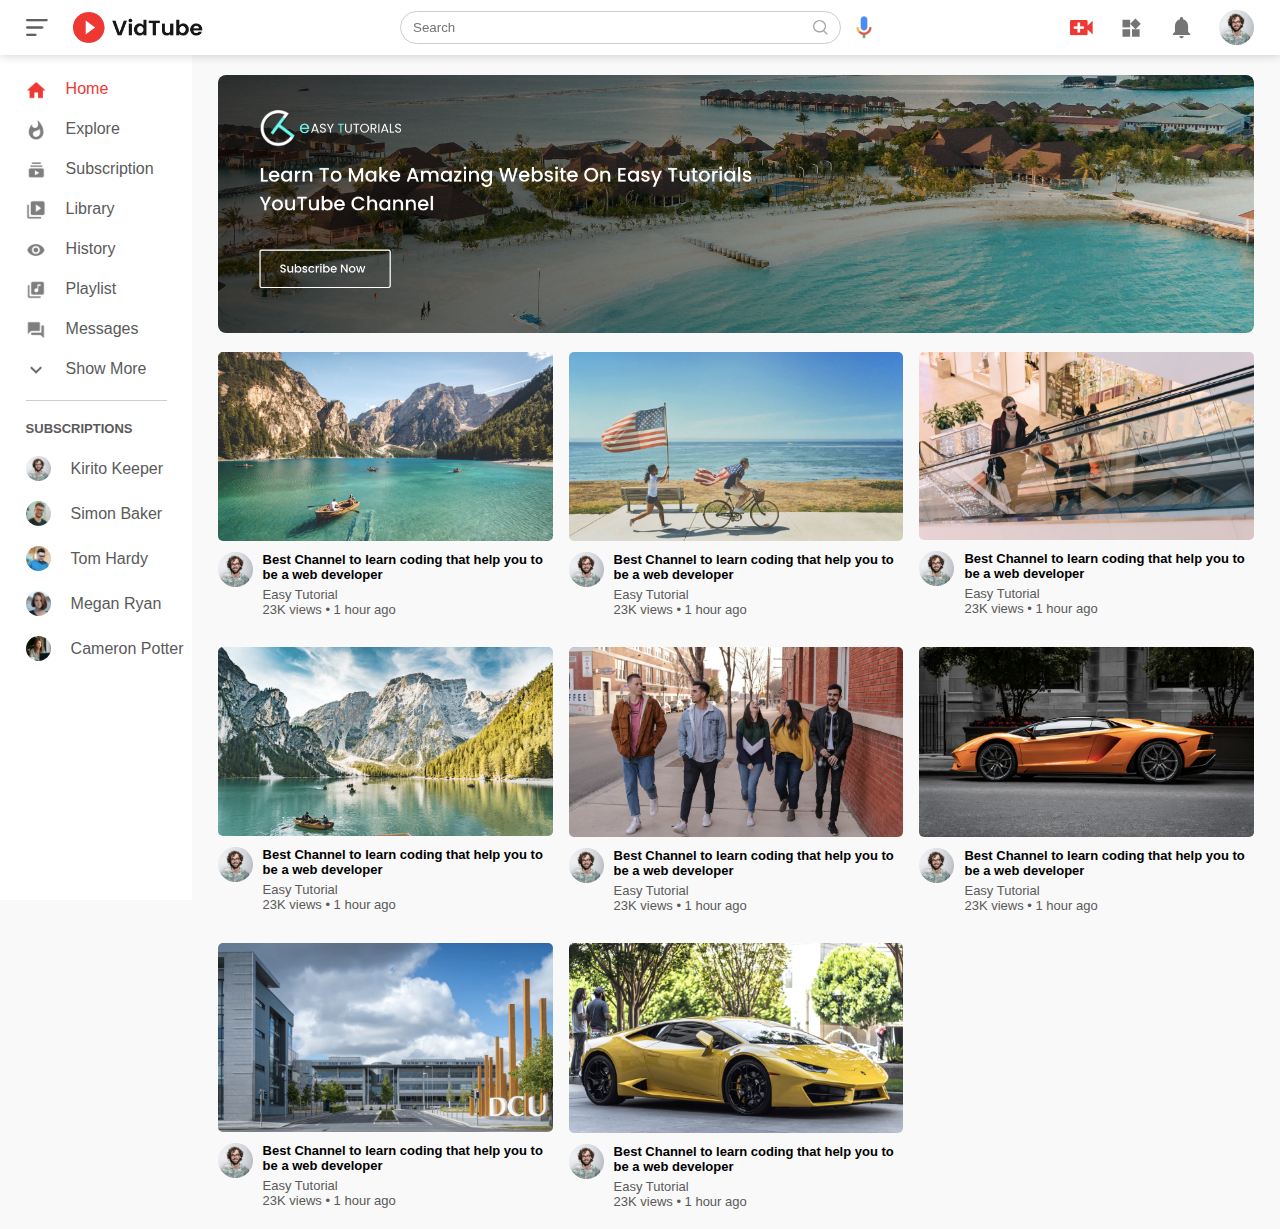
<file: youtube clone/index.html>
<!DOCTYPE html>
<html lang="en">
<head>
    <meta charset="UTF-8">
    <meta http-equiv="X-UA-Compatible" content="IE=edge">
    <meta name="viewport" content="width=device-width, initial-scale=1.0">
    <link rel="stylesheet" href="assets/css/style.css">
    <title>YouTube Clone</title>
</head>
<body>
    <!-- Navbar  -->
    <nav class="flex-div">
        <div class="nav-left flex-div">
            <img src="assets/images/img/menu.png" alt="menu" class="menu-icon">
            <img src="assets/images/img/logo.png" alt="logo" class="logo">
        </div>
        <div class="nav-middle flex-div">
            <div class="search-box flex-div">
                <input type="text" placeholder="Search">
                <img src="assets/images/img/search.png" alt="">
            </div>
            <img src="assets/images/img/voice-search.png" class="mic-icon" alt="">
        </div>
        <div class="nav-right flex-div">
            <img src="assets/images/img/upload.png" alt="" srcset="">
            <img src="assets/images/img/more.png" alt="" srcset="">
            <img src="assets/images/img/notification.png" alt="" srcset="">
            <img src="assets/images/img/Jack.png" class="user-icon" alt="" srcset="">
        </div>
    </nav>
    <!-- Sidebar -->
    <div class="sidebar">
        <div class="shortcut-links">
            <a href="" class="active"><img src="assets/images/img/home.png" alt=""><p>Home</p></a>
            <a href=""><img src="assets/images/img/explore.png" alt=""><p>Explore</p></a>
            <a href=""><img src="assets/images/img/subscriprion.png" alt=""><p>Subscription</p></a>
            
            <a href=""><img src="assets/images/img/library.png" alt=""><p>Library</p></a>
            <a href=""><img src="assets/images/img/history.png" alt=""><p>History</p></a>
            <a href=""><img src="assets/images/img/playlist.png" alt=""><p>Playlist</p></a>
            <a href=""><img src="assets/images/img/messages.png" alt=""><p>Messages</p></a>
            <a href=""><img src="assets/images/img/show-more.png" alt=""><p>Show More</p></a>
            <hr>
        </div>
        <div class="subscribed-list">
            <h3>SUBSCRIPTIONS</h3>
            <a href=""><img src="assets/images/img/Jack.png" alt=""><p>Kirito Keeper</p></a>
            <a href=""><img src="assets/images/img/simon.png" alt=""><p>Simon Baker</p></a>
            <a href=""><img src="assets/images/img/tom.png" alt=""><p>Tom Hardy</p></a>
            <a href=""><img src="assets/images/img/megan.png" alt=""><p>Megan Ryan</p></a>
            <a href=""><img src="assets/images/img/cameron.png" alt=""><p>Cameron Potter</p></a>
        </div>
    </div>
    <!--------------- MAin -------------->
    <div class="main-container">
        <div class="banner">
            <img src="assets/images/img/banner.png" alt="">
        </div>
        <div class="list-container">
            <div class="vid-list">
                <a href="play-video.html"><img src="assets/images/img/thumbnail1.png" alt="" class="thumbnail"></a>
                <div class="flex-div">
                    <img src="assets/images/img/Jack.png" alt="" class="profile-image">
                    <div class="vid-info">
                        <a href="play-video.html" class="vid-title">Best Channel to learn coding that help you to be a web developer</a>
                        <p class="channel-name">Easy Tutorial</p>
                        <p class="views-time">23K views &bull; 1 hour ago</p>
                    </div>
                </div>
            </div>
            <div class="vid-list">
                <a href=""><img src="assets/images/img/thumbnail2.png" alt="" class="thumbnail"></a>
                <div class="flex-div">
                    <img src="assets/images/img/Jack.png" alt="" class="profile-image">
                    <div class="vid-info">
                        <a href="" class="vid-title">Best Channel to learn coding that help you to be a web developer</a>
                        <p class="channel-name">Easy Tutorial</p>
                        <p class="views-time">23K views &bull; 1 hour ago</p>
                    </div>
                </div>
            </div>
            <div class="vid-list">
                <a href=""><img src="assets/images/img/thumbnail3.png" alt="" class="thumbnail"></a>
                <div class="flex-div">
                    <img src="assets/images/img/Jack.png" alt="" class="profile-image">
                    <div class="vid-info">
                        <a href="" class="vid-title">Best Channel to learn coding that help you to be a web developer</a>
                        <p class="channel-name">Easy Tutorial</p>
                        <p class="views-time">23K views &bull; 1 hour ago</p>
                    </div>
                </div>
            </div>
            <div class="vid-list">
                <a href=""><img src="assets/images/img/thumbnail4.png" alt="" class="thumbnail"></a>
                <div class="flex-div">
                    <img src="assets/images/img/Jack.png" alt="" class="profile-image">
                    <div class="vid-info">
                        <a href="" class="vid-title">Best Channel to learn coding that help you to be a web developer</a>
                        <p class="channel-name">Easy Tutorial</p>
                        <p class="views-time">23K views &bull; 1 hour ago</p>
                    </div>
                </div>
            </div>
            <div class="vid-list">
                <a href=""><img src="assets/images/img/thumbnail5.png" alt="" class="thumbnail"></a>
                <div class="flex-div">
                    <img src="assets/images/img/Jack.png" alt="" class="profile-image">
                    <div class="vid-info">
                        <a href="" class="vid-title">Best Channel to learn coding that help you to be a web developer</a>
                        <p class="channel-name">Easy Tutorial</p>
                        <p class="views-time">23K views &bull; 1 hour ago</p>
                    </div>
                </div>
            </div>
            <div class="vid-list">
                <a href=""><img src="assets/images/img/thumbnail6.png" alt="" class="thumbnail"></a>
                <div class="flex-div">
                    <img src="assets/images/img/Jack.png" alt="" class="profile-image">
                    <div class="vid-info">
                        <a href="" class="vid-title">Best Channel to learn coding that help you to be a web developer</a>
                        <p class="channel-name">Easy Tutorial</p>
                        <p class="views-time">23K views &bull; 1 hour ago</p>
                    </div>
                </div>
            </div>
            <div class="vid-list">
                <a href=""><img src="assets/images/img/thumbnail7.png" alt="" class="thumbnail"></a>
                <div class="flex-div">
                    <img src="assets/images/img/Jack.png" alt="" class="profile-image">
                    <div class="vid-info">
                        <a href="" class="vid-title">Best Channel to learn coding that help you to be a web developer</a>
                        <p class="channel-name">Easy Tutorial</p>
                        <p class="views-time">23K views &bull; 1 hour ago</p>
                    </div>
                </div>
            </div>
            <div class="vid-list">
                <a href=""><img src="assets/images/img/thumbnail8.png" alt="" class="thumbnail"></a>
                <div class="flex-div">
                    <img src="assets/images/img/Jack.png" alt="" class="profile-image">
                    <div class="vid-info">
                        <a href="" class="vid-title">Best Channel to learn coding that help you to be a web developer</a>
                        <p class="channel-name">Easy Tutorial</p>
                        <p class="views-time">23K views &bull; 1 hour ago</p>
                    </div>
                </div>
            </div>
        </div>
    </div>


    <script type="text/javascript" src="assets/js/script.js"></script>
</body>
</html>
</file>
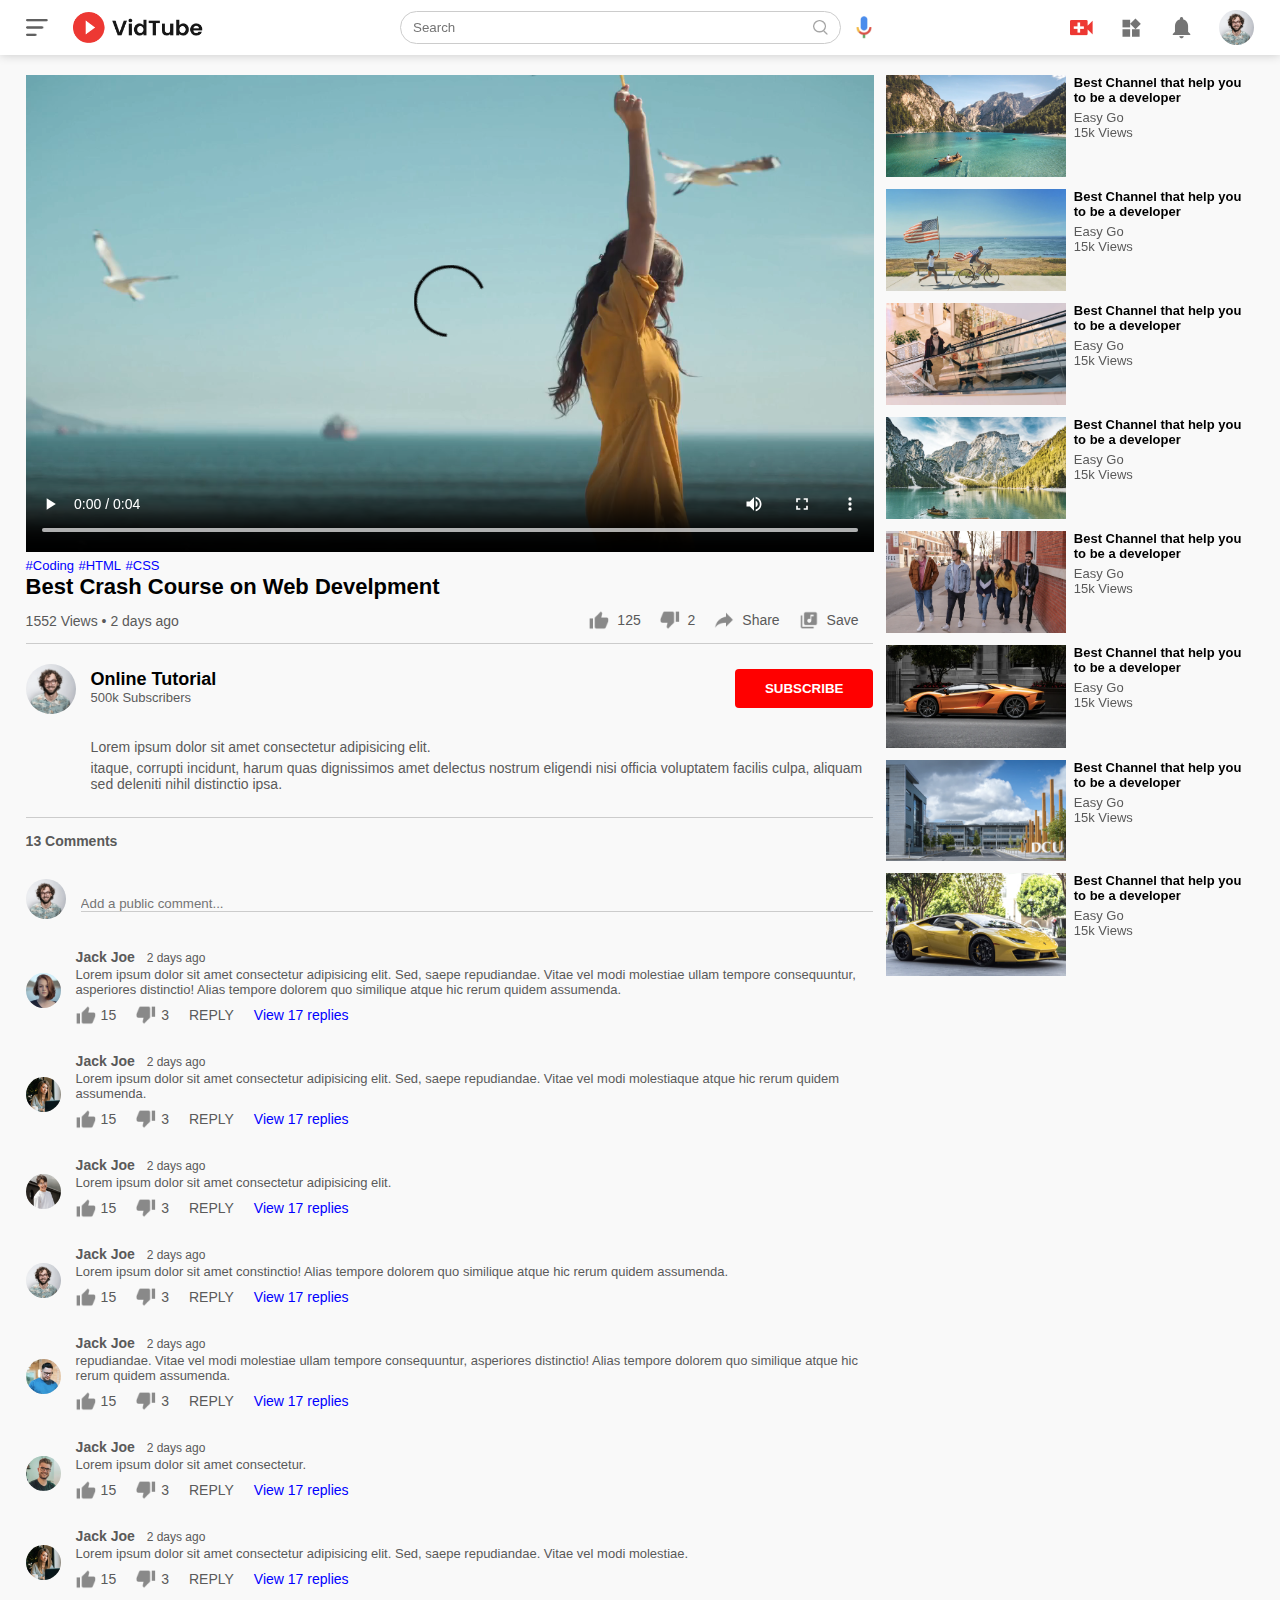
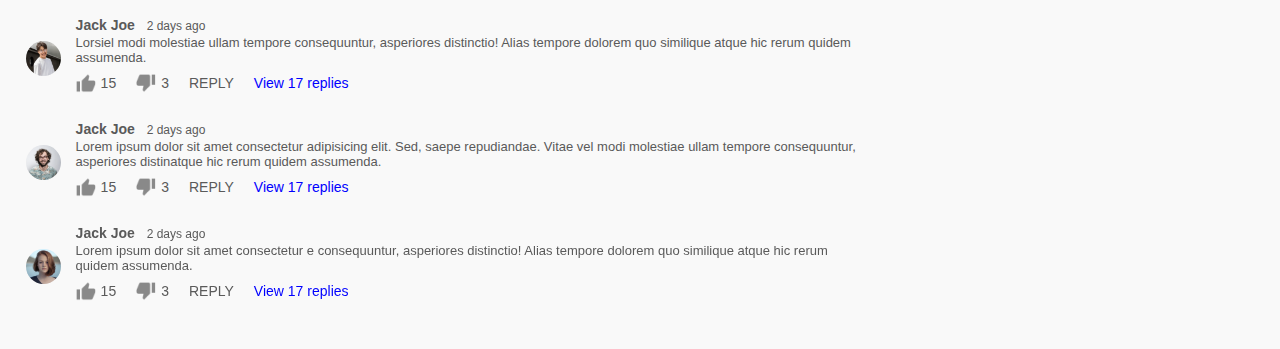
<file: youtube clone/play-video.html>
<!DOCTYPE html>
<html lang="en">
<head>
    <meta charset="UTF-8">
    <meta http-equiv="X-UA-Compatible" content="IE=edge">
    <meta name="viewport" content="width=device-width, initial-scale=1.0">
    <title>Play Video - Titile</title>
    <link rel="stylesheet" href="assets/css/style.css">
</head>
<body>
    <!-- Navbar  -->
    <nav class="flex-div">
        <div class="nav-left flex-div">
            <img src="assets/images/img/menu.png" alt="menu" class="menu-icon">
            <img src="assets/images/img/logo.png" alt="logo" class="logo">
        </div>
        <div class="nav-middle flex-div">
            <div class="search-box flex-div">
                <input type="text" placeholder="Search">
                <img src="assets/images/img/search.png" alt="">
            </div>
            <img src="assets/images/img/voice-search.png" class="mic-icon" alt="">
        </div>
        <div class="nav-right flex-div">
            <img src="assets/images/img/upload.png" alt="" srcset="">
            <img src="assets/images/img/more.png" alt="" srcset="">
            <img src="assets/images/img/notification.png" alt="" srcset="">
            <img src="assets/images/img/Jack.png" class="user-icon" alt="" srcset="">
        </div>
    </nav>
    

    <div class="main-container play-container">
        <div class="row">
            <div class="play-video">
                <video  controls autoplay>
                    <source src="assets/images/img/video.mp4" type="video/mp4"> 
                </video>
                <div class="tags">
                    <a href="">#Coding</a> <a href="">#HTML</a> <a href="">#CSS</a>
                </div>
                <h3>Best Crash Course on Web Develpment</h3>
                <div class="play-video-info">
                    <p>1552 Views &bull; 2 days ago</p>
                    <div>
                        <a href=""><img src="assets/images/img/like.png" alt="Like">125</a>
                        <a href=""><img src="assets/images/img/dislike.png" alt="Dislike">2</a>
                        <a href=""><img src="assets/images/img/share.png" alt="Share">Share</a>
                        <a href=""><img src="assets/images/img/save.png" alt="Save">Save</a>
                    </div>
                </div>
                <hr>
                <div class="publisher">
                    <img src="assets/images/img/Jack.png" alt="">
                    <div>
                        <p>Online Tutorial</p>
                        <span>500k Subscribers</span>
                    </div>
                    <button type="button" class="subscribe">Subscribe</button>
                </div>
                <div class="vid-description">
                    <p>Lorem ipsum dolor sit amet consectetur adipisicing elit.</p> 
                    <p>itaque, corrupti incidunt, harum quas dignissimos amet delectus nostrum eligendi nisi officia voluptatem facilis culpa, aliquam sed deleniti nihil distinctio ipsa.</p>
                </div>
                <hr>
                <div class="comments-section">
                    <h4>13 Comments</h4>
                    <div class="add-comment">
                        <img src="assets/images/img/Jack.png" alt="" class="comment-user-image">
                        <input type="text" placeholder="Add a public comment...">
                    </div>
                    <div class="old-comments">
                        <div class="old-comment">
                            <img src="assets/images/img/megan.png" alt="" class="comment-profile-image">
                            <div>
                                <h3>Jack Joe <span>2 days ago</span></h3>
                                <p>Lorem ipsum dolor sit amet consectetur adipisicing elit. Sed, saepe repudiandae. Vitae vel modi molestiae ullam tempore consequuntur, asperiores distinctio! Alias tempore dolorem quo similique atque hic rerum quidem assumenda.</p>
                                <div class="comment-action">
                                    <img src="assets/images/img/like.png" alt="">
                                    <span>15</span>
                                    <img src="assets/images/img/dislike.png" alt="">
                                    <span>3</span>
                                    <span>REPLY</span>
                                    <a href="">View 17 replies</a>
                                </div>
                            </div>
                        </div>
                        <div class="old-comment">
                            <img src="assets/images/img/cameron.png" alt="" class="comment-profile-image">
                            <div>
                                <h3>Jack Joe <span>2 days ago</span></h3>
                                <p>Lorem ipsum dolor sit amet consectetur adipisicing elit. Sed, saepe repudiandae. Vitae vel modi molestiaque atque hic rerum quidem assumenda.</p>
                                <div class="comment-action">
                                    <img src="assets/images/img/like.png" alt="">
                                    <span>15</span>
                                    <img src="assets/images/img/dislike.png" alt="">
                                    <span>3</span>
                                    <span>REPLY</span>
                                    <a href="">View 17 replies</a>
                                </div>
                            </div>
                        </div>
                        <div class="old-comment">
                            <img src="assets/images/img/gerard.png" alt="" class="comment-profile-image">
                            <div>
                                <h3>Jack Joe <span>2 days ago</span></h3>
                                <p>Lorem ipsum dolor sit amet consectetur adipisicing elit.</p>
                                <div class="comment-action">
                                    <img src="assets/images/img/like.png" alt="">
                                    <span>15</span>
                                    <img src="assets/images/img/dislike.png" alt="">
                                    <span>3</span>
                                    <span>REPLY</span>
                                    <a href="">View 17 replies</a>
                                </div>
                            </div>
                        </div>
                        <div class="old-comment">
                            <img src="assets/images/img/Jack.png" alt="" class="comment-profile-image">
                            <div>
                                <h3>Jack Joe <span>2 days ago</span></h3>
                                <p>Lorem ipsum dolor sit amet constinctio! Alias tempore dolorem quo similique atque hic rerum quidem assumenda.</p>
                                <div class="comment-action">
                                    <img src="assets/images/img/like.png" alt="">
                                    <span>15</span>
                                    <img src="assets/images/img/dislike.png" alt="">
                                    <span>3</span>
                                    <span>REPLY</span>
                                    <a href="">View 17 replies</a>
                                </div>
                            </div>
                        </div>
                        <div class="old-comment">
                            <img src="assets/images/img/tom.png" alt="" class="comment-profile-image">
                            <div>
                                <h3>Jack Joe <span>2 days ago</span></h3>
                                <p>repudiandae. Vitae vel modi molestiae ullam tempore consequuntur, asperiores distinctio! Alias tempore dolorem quo similique atque hic rerum quidem assumenda.</p>
                                <div class="comment-action">
                                    <img src="assets/images/img/like.png" alt="">
                                    <span>15</span>
                                    <img src="assets/images/img/dislike.png" alt="">
                                    <span>3</span>
                                    <span>REPLY</span>
                                    <a href="">View 17 replies</a>
                                </div>
                            </div>
                        </div>
                        <div class="old-comment">
                            <img src="assets/images/img/simon.png" alt="" class="comment-profile-image">
                            <div>
                                <h3>Jack Joe <span>2 days ago</span></h3>
                                <p>Lorem ipsum dolor sit amet consectetur.</p>
                                <div class="comment-action">
                                    <img src="assets/images/img/like.png" alt="">
                                    <span>15</span>
                                    <img src="assets/images/img/dislike.png" alt="">
                                    <span>3</span>
                                    <span>REPLY</span>
                                    <a href="">View 17 replies</a>
                                </div>
                            </div>
                        </div>
                        <div class="old-comment">
                            <img src="assets/images/img/cameron.png" alt="" class="comment-profile-image">
                            <div>
                                <h3>Jack Joe <span>2 days ago</span></h3>
                                <p>Lorem ipsum dolor sit amet consectetur adipisicing elit. Sed, saepe repudiandae. Vitae vel modi molestiae.</p>
                                <div class="comment-action">
                                    <img src="assets/images/img/like.png" alt="">
                                    <span>15</span>
                                    <img src="assets/images/img/dislike.png" alt="">
                                    <span>3</span>
                                    <span>REPLY</span>
                                    <a href="">View 17 replies</a>
                                </div>
                            </div>
                        </div>
                        <div class="old-comment">
                            <img src="assets/images/img/gerard.png" alt="" class="comment-profile-image">
                            <div>
                                <h3>Jack Joe <span>2 days ago</span></h3>
                                <p>Lorsiel modi molestiae ullam tempore consequuntur, asperiores distinctio! Alias tempore dolorem quo similique atque hic rerum quidem assumenda.</p>
                                <div class="comment-action">
                                    <img src="assets/images/img/like.png" alt="">
                                    <span>15</span>
                                    <img src="assets/images/img/dislike.png" alt="">
                                    <span>3</span>
                                    <span>REPLY</span>
                                    <a href="">View 17 replies</a>
                                </div>
                            </div>
                        </div>
                        <div class="old-comment">
                            <img src="assets/images/img/Jack.png" alt="" class="comment-profile-image">
                            <div>
                                <h3>Jack Joe <span>2 days ago</span></h3>
                                <p>Lorem ipsum dolor sit amet consectetur adipisicing elit. Sed, saepe repudiandae. Vitae vel modi molestiae ullam tempore consequuntur, asperiores distinatque hic rerum quidem assumenda.</p>
                                <div class="comment-action">
                                    <img src="assets/images/img/like.png" alt="">
                                    <span>15</span>
                                    <img src="assets/images/img/dislike.png" alt="">
                                    <span>3</span>
                                    <span>REPLY</span>
                                    <a href="">View 17 replies</a>
                                </div>
                            </div>
                        </div>
                        <div class="old-comment">
                            <img src="assets/images/img/megan.png" alt="" class="comment-profile-image">
                            <div>
                                <h3>Jack Joe <span>2 days ago</span></h3>
                                <p>Lorem ipsum dolor sit amet consectetur e consequuntur, asperiores distinctio! Alias tempore dolorem quo similique atque hic rerum quidem assumenda.</p>
                                <div class="comment-action">
                                    <img src="assets/images/img/like.png" alt="">
                                    <span>15</span>
                                    <img src="assets/images/img/dislike.png" alt="">
                                    <span>3</span>
                                    <span>REPLY</span>
                                    <a href="">View 17 replies</a>
                                </div>
                            </div>
                        </div>
                    </div>
                </div>
            </div>
            <div class="right-sidebar">
                <div class="side-video-list">
                    <a href="" class="small-thumbnail"><img src="assets/images/img/thumbnail1.png" alt=""></a>
                    <div class="vid-info">
                        <a href="" class="vid-title">Best Channel that help you to be a developer</a>
                        <p class="vid-channel-name">Easy Go</p>
                        <p class="vid-views">15k Views</p>
                    </div>
                </div>
                <div class="side-video-list">
                    <a href="" class="small-thumbnail"><img src="assets/images/img/thumbnail2.png" alt=""></a>
                    <div class="vid-info">
                        <a href="" class="vid-title">Best Channel that help you to be a developer</a>
                        <p class="vid-channel-name">Easy Go</p>
                        <p class="vid-views">15k Views</p>
                    </div>
                </div>
                <div class="side-video-list">
                    <a href="" class="small-thumbnail"><img src="assets/images/img/thumbnail3.png" alt=""></a>
                    <div class="vid-info">
                        <a href="" class="vid-title">Best Channel that help you to be a developer</a>
                        <p class="vid-channel-name">Easy Go</p>
                        <p class="vid-views">15k Views</p>
                    </div>
                </div>
                <div class="side-video-list">
                    <a href="" class="small-thumbnail"><img src="assets/images/img/thumbnail4.png" alt=""></a>
                    <div class="vid-info">
                        <a href="" class="vid-title">Best Channel that help you to be a developer</a>
                        <p class="vid-channel-name">Easy Go</p>
                        <p class="vid-views">15k Views</p>
                    </div>
                </div>
                <div class="side-video-list">
                    <a href="" class="small-thumbnail"><img src="assets/images/img/thumbnail5.png" alt=""></a>
                    <div class="vid-info">
                        <a href="" class="vid-title">Best Channel that help you to be a developer</a>
                        <p class="vid-channel-name">Easy Go</p>
                        <p class="vid-views">15k Views</p>
                    </div>
                </div>
                <div class="side-video-list">
                    <a href="" class="small-thumbnail"><img src="assets/images/img/thumbnail6.png" alt=""></a>
                    <div class="vid-info">
                        <a href="" class="vid-title">Best Channel that help you to be a developer</a>
                        <p class="vid-channel-name">Easy Go</p>
                        <p class="vid-views">15k Views</p>
                    </div>
                </div>
                <div class="side-video-list">
                    <a href="" class="small-thumbnail"><img src="assets/images/img/thumbnail7.png" alt=""></a>
                    <div class="vid-info">
                        <a href="" class="vid-title">Best Channel that help you to be a developer</a>
                        <p class="vid-channel-name">Easy Go</p>
                        <p class="vid-views">15k Views</p>
                    </div>
                </div>
                <div class="side-video-list">
                    <a href="" class="small-thumbnail"><img src="assets/images/img/thumbnail8.png" alt=""></a>
                    <div class="vid-info">
                        <a href="" class="vid-title">Best Channel that help you to be a developer</a>
                        <p class="vid-channel-name">Easy Go</p>
                        <p class="vid-views">15k Views</p>
                    </div>
                </div>
            </div>
        </div>
    </div>
</body>
</html>
</file>
<file: youtube clone/assets/css/style.css>
*{
    margin: 0;
    padding: 0;
    font-family:'poppins', sans-serif;
    box-sizing: border-box;
}
a{
    text-decoration: none;
    color: #5a5a5a;
}
img{
    cursor: pointer;
}
.flex-div{
    display: flex;
    align-items: center;
}
nav{
    padding: 10px 2%;
    justify-content: space-between;
    box-shadow: 0 0 10px rgba(0, 0, 0, 0.2);
    background-color: #fff;
    position: sticky;
    top: 0;
    z-index: 10;
}
/* nav right */
.nav-right img{
    width: 25px;
    margin-right: 25px;
}
.nav-right .user-icon{
    width: 35px;
    border-radius: 50%;
    margin-right: 0;
}

/* Nav Left */
.nav-left .menu-icon{
    width: 22px;
    margin-right: 25px;
}
.nav-left .logo{
    width: 130px;
}


/* nav middle */
.nav-middle .mic-icon{
    width: 16px;
}
.nav-middle .search-box{
    border: 1px solid #ccc;
    margin-right: 15px;
    padding: 8px 12px;
    border-radius: 25px;
}
.nav-middle .search-box input{
    width: 400px;
    border: 0;
    outline: 0;
    background: transparent;
}
.nav-middle .search-box img{
    width: 15px;
}



/* -------------------SideBar------------------- */
.sidebar{
    background: #fff;
    width: 15%;
    height: 100vh;
    position: fixed;
    top: 0;
    padding-left: 2%;
    padding-top: 80px;

}
.shortcut-links a img{
    width: 20px;
    margin-right: 20px;
}
.shortcut-links a{
    display: flex;
    margin-bottom: 20px;
    width: fit-content;
    flex-wrap: wrap;
}
.shortcut-links .active{
    color: #ed3833;
}
.sidebar hr{
    border: 0;
    height: 1px;
    background: #ccc;
    width: 85%;
    
}
.subscribed-list h3{
    font-size: 13px;
    margin: 20px 0;
    color: #5a5a5a;
}
.subscribed-list a{
    display: flex;
    align-items: center;
    margin-bottom: 20px;
    width: fit-content;
    flex-wrap: wrap;
}
.subscribed-list a img{
    width: 25px;
    border-radius: 50%;
    margin-right: 20px;
}
.small-sidebar{
    width: 5%;
    transition: all 0.5s;
}
.small-sidebar a img{
    width: 25px;
    /* transition: width 0.5s; */
}

.small-sidebar a p{
    display: none;
}
.small-sidebar .subscribed-list{
    display: none;
}
.small-sidebar hr{
    display: none;
}


/* ************** Main ***************** */

.main-container{
    background: #f9f9f9;
    padding-left: 17%;
    padding-right: 2%;
    padding-top: 20px;
    padding-bottom: 20px;

}
.large-container{
    padding-left: 7%;
}
.banner{
    width: 100%;
}
.banner img{
    width: 100%;
    border-radius: 8px;
}
.list-container{
    display: grid;
    grid-template-columns: repeat(auto-fit, minmax(250px, 1fr));
    grid-column-gap: 16px;
    grid-row-gap: 30px;
    margin-top: 15px;
}
.vid-list .thumbnail{
    width: 100%;
    border-radius: 5px;
}
.vid-list .flex-div{
    align-items: flex-start;
    margin-top: 7px;

}
.vid-list .flex-div .profile-image{
    width: 35px;
    margin-right: 10px;
    border-radius: 50%;
}
.vid-info{
    color: #5a5a5a;
    font-size: 13px;
}
.vid-info .vid-title{
    color: #000;
    font-weight: 600;
    display: block;
    margin-bottom: 5px;
}


/* -------------------Responsive----------------------- */
@media(max-width: 900px){
    .menu-icon{
        display: none;
    }
    .sidebar{
        display: none;
    }
    .main-container, .large-container{
        padding-left: 5%;
        padding-right: 5%;
    }
    .nav-right img{
        display: none;
    }
    .nav-right .user-icon{
        display: block;
        width: 30px;
    }
    .nav-middle .search-box input{
        width: 100px;
    }
    .nav-middle .mic-icon{
        display: none;
    }
    .logo{
        width: 90px;
    }
}

/* ----------------Play video page --------------- */
.play-container{
    padding-left: 2%;
}
.play-container .row{
    display: flex;
    justify-content: space-between;
    flex-wrap: wrap;
}
.play-container .row .play-video{
    flex-basis: 69%;
}
.play-container .row .right-sidebar{
    flex-basis: 30%;
}
.play-video video{
    width: 100%;
}
.play-video .tags a{
    color: #0000ff;
    font-size: 13px;
}
.play-video h3{
    font-weight: 600;
    font-size: 22px;
}
.play-video .play-video-info{
    display: flex;
    align-items: center;
    justify-content: space-between;
    flex-wrap: wrap;
    margin-top: 10px;
    font-size: 14px;
    color: #5a5a5a;
}
.play-video .play-video-info a {
    display: inline-flex;
    align-items: center;
    margin-right: 15px;
}
.play-video .play-video-info a img{
    width: 20px;
    margin-right: 8px;
}
.play-video hr{
    border: 0;
    height: 1px;
    background: #ccc;
    margin: 10px 0;
}

/* ----------------- video below text--------------- */
.publisher{
    display: flex;
    align-items: center;
    margin-top: 20px;
}
.publisher div{
    flex: 1;
    line-height: 18px;
}
.publisher img{
    width: 50px;
    border-radius: 50%;
    margin-right: 15px;
}
.publisher div p{
    color: #000;
    font-weight: 600;
    font-size: 18px;

}
.publisher div span{
    font-size: 13px;
    color: #5a5a5a;
}
.publisher .subscribe{
    background: red;
    color: #fff;
    padding: 12px 30px;
    border: 0;
    outline: 0;
    border-radius: 4px;
    cursor: pointer;
    text-transform: uppercase;
    font-weight: 600;
}
.vid-description{
    padding-left: 65px;
    margin: 25px 0;
}
.vid-description p{
    font-size: 14px;
    margin-bottom: 5px;
    color: #5a5a5a;
}
.comments-section{
    font-size: 14px;
    color: #5a5a5a;
    margin-top: 15px;
}
.comments-section .add-comment{
    display: flex;
    align-items: center;
    margin: 30px 0;
}
.comments-section .add-comment img{
    width: 40px;
    border-radius: 50%;
    margin-right: 15px;
}
.comments-section .add-comment input{
    border: 0;
    outline: 0;
    border-bottom: 1px solid #ccc;
    width: 100%;
    padding-top: 10px;
    background: transparent;
}
.old-comment{
    display: flex;
    align-items: center;
    margin: 20px 0;
}
.old-comment .comment-profile-image{
    width: 35px;
    border-radius: 50%;
    margin-right: 15px;
}
.old-comment h3{
    font-size: 14px;
    margin-bottom: 2px;
}
.old-comment h3 span{
    font-size: 12px;
    color: #5a5a5a;
    font-weight: 500;
    margin-left: 8px;
}
.old-comment p{
    font-size: 13px;
}
.old-comment .comment-action{
    display: flex;
    align-items: center;
    margin: 8px 0;
    font-size: 14px;
}
.old-comment .comment-action img{
    width: 20px;
    margin-right: 5px;
}
.old-comment .comment-action span{
    margin-right: 20px;
    color: #5a5a5a;
}
.old-comment .comment-action a{
    color: #0000ff;
}




/* --------------video list------------------ */
.side-video-list{
    display: flex;
    justify-content: space-between;
    margin-bottom: 8px;

}
.side-video-list img{
    width: 100%;

}
.side-video-list .small-thumbnail{
    flex-basis: 49%;
}
.side-video-list .vid-info{
    flex-basis: 49%;
}


/* ---------------- reposive video page ---------------- */

@media (max-width:900px){
    .play-container .row .play-video{
        flex-basis: 100%;
    }
    .play-container .row .right-sidebar{
        flex-basis: 100%;
    }
    .play-container{
        padding-left: 5%;
    }
    .vid-description{
        padding-left: 0;
    }
    .play-video .play-video-info a{
        margin-top: 15px;
    }

}
</file>
